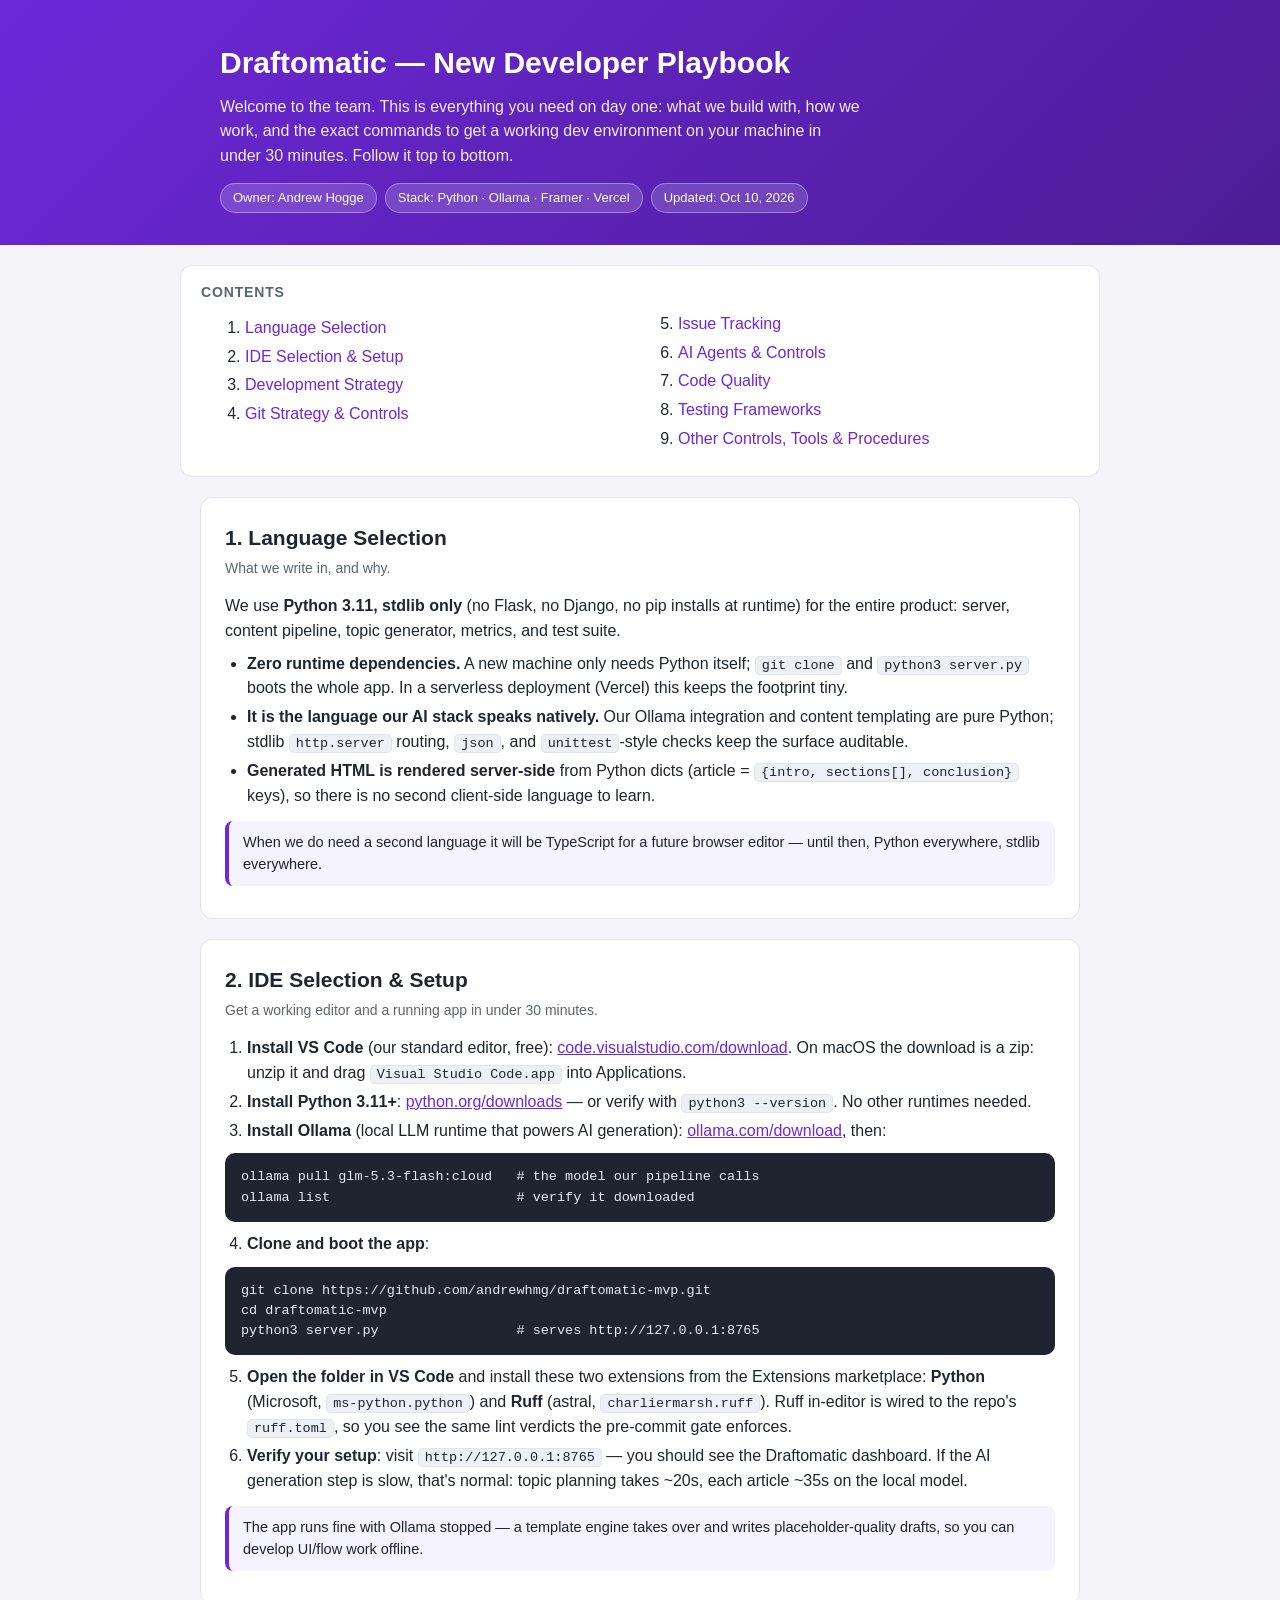
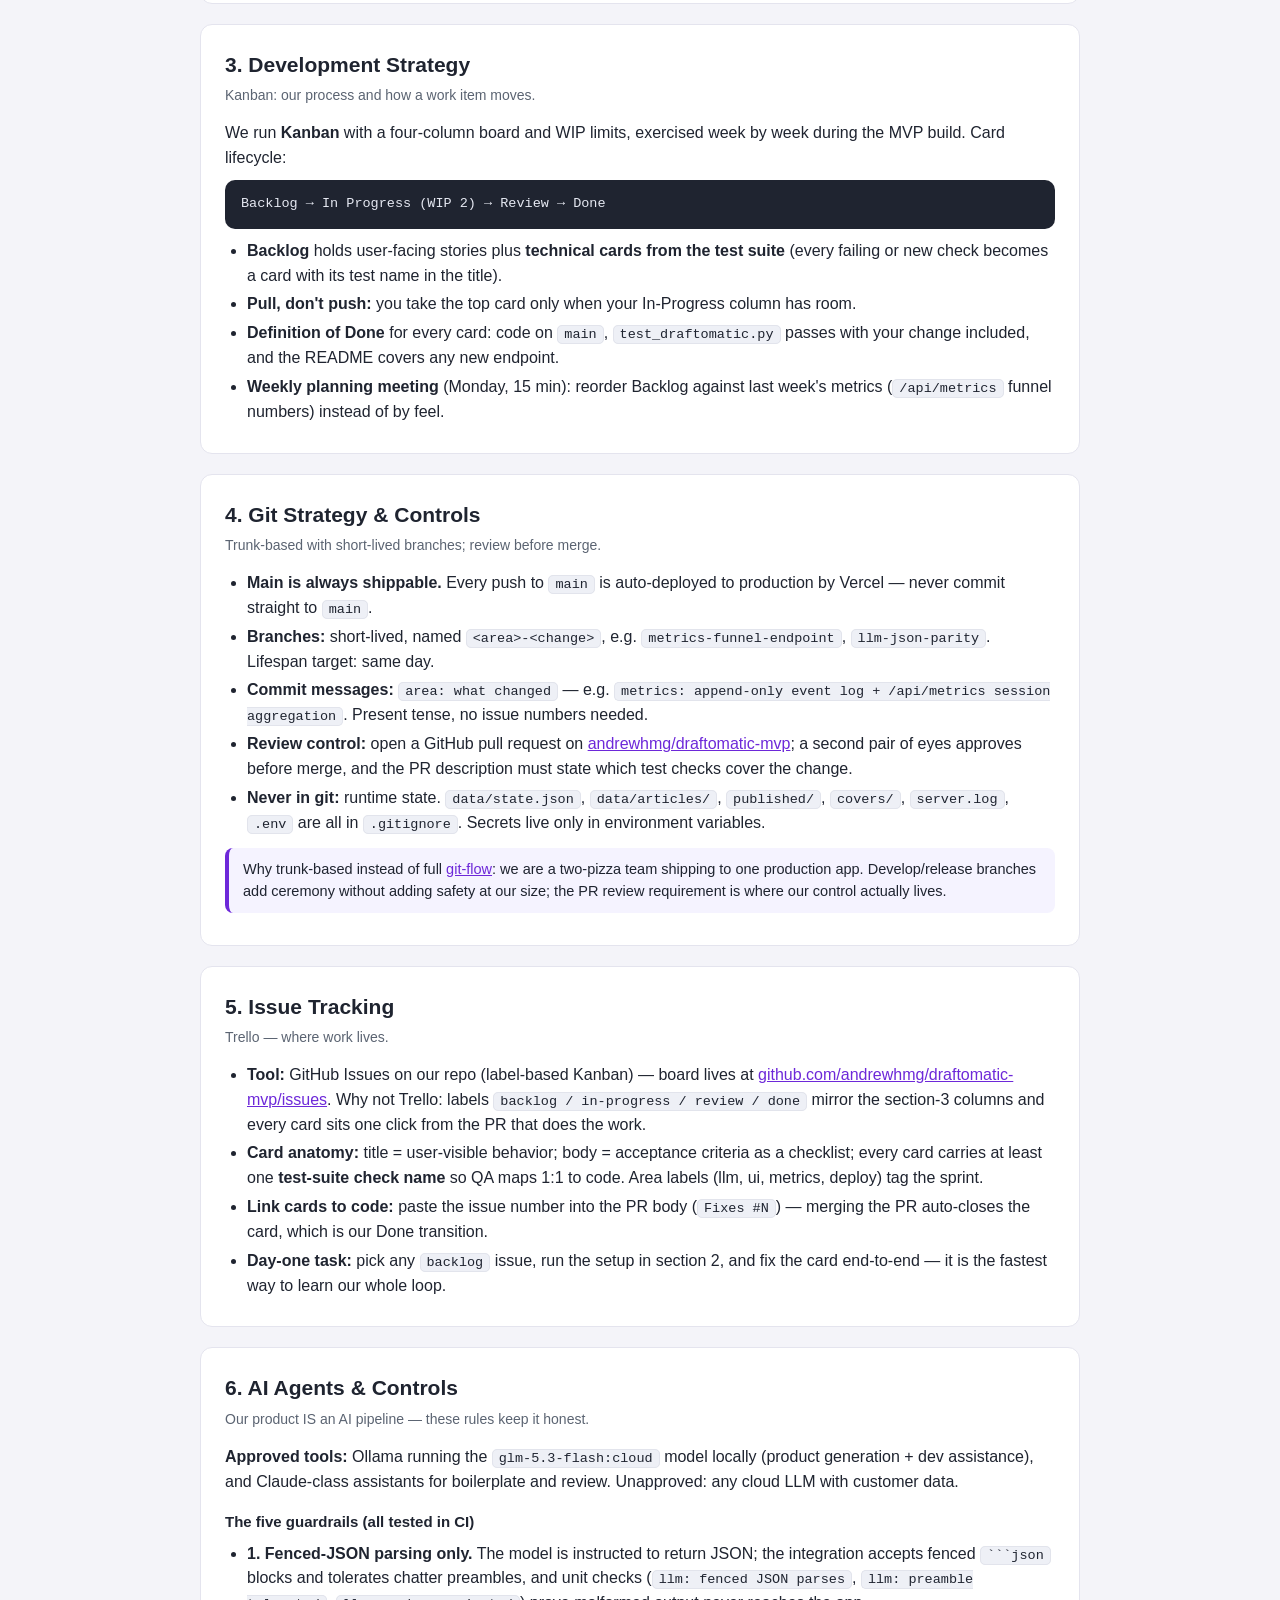
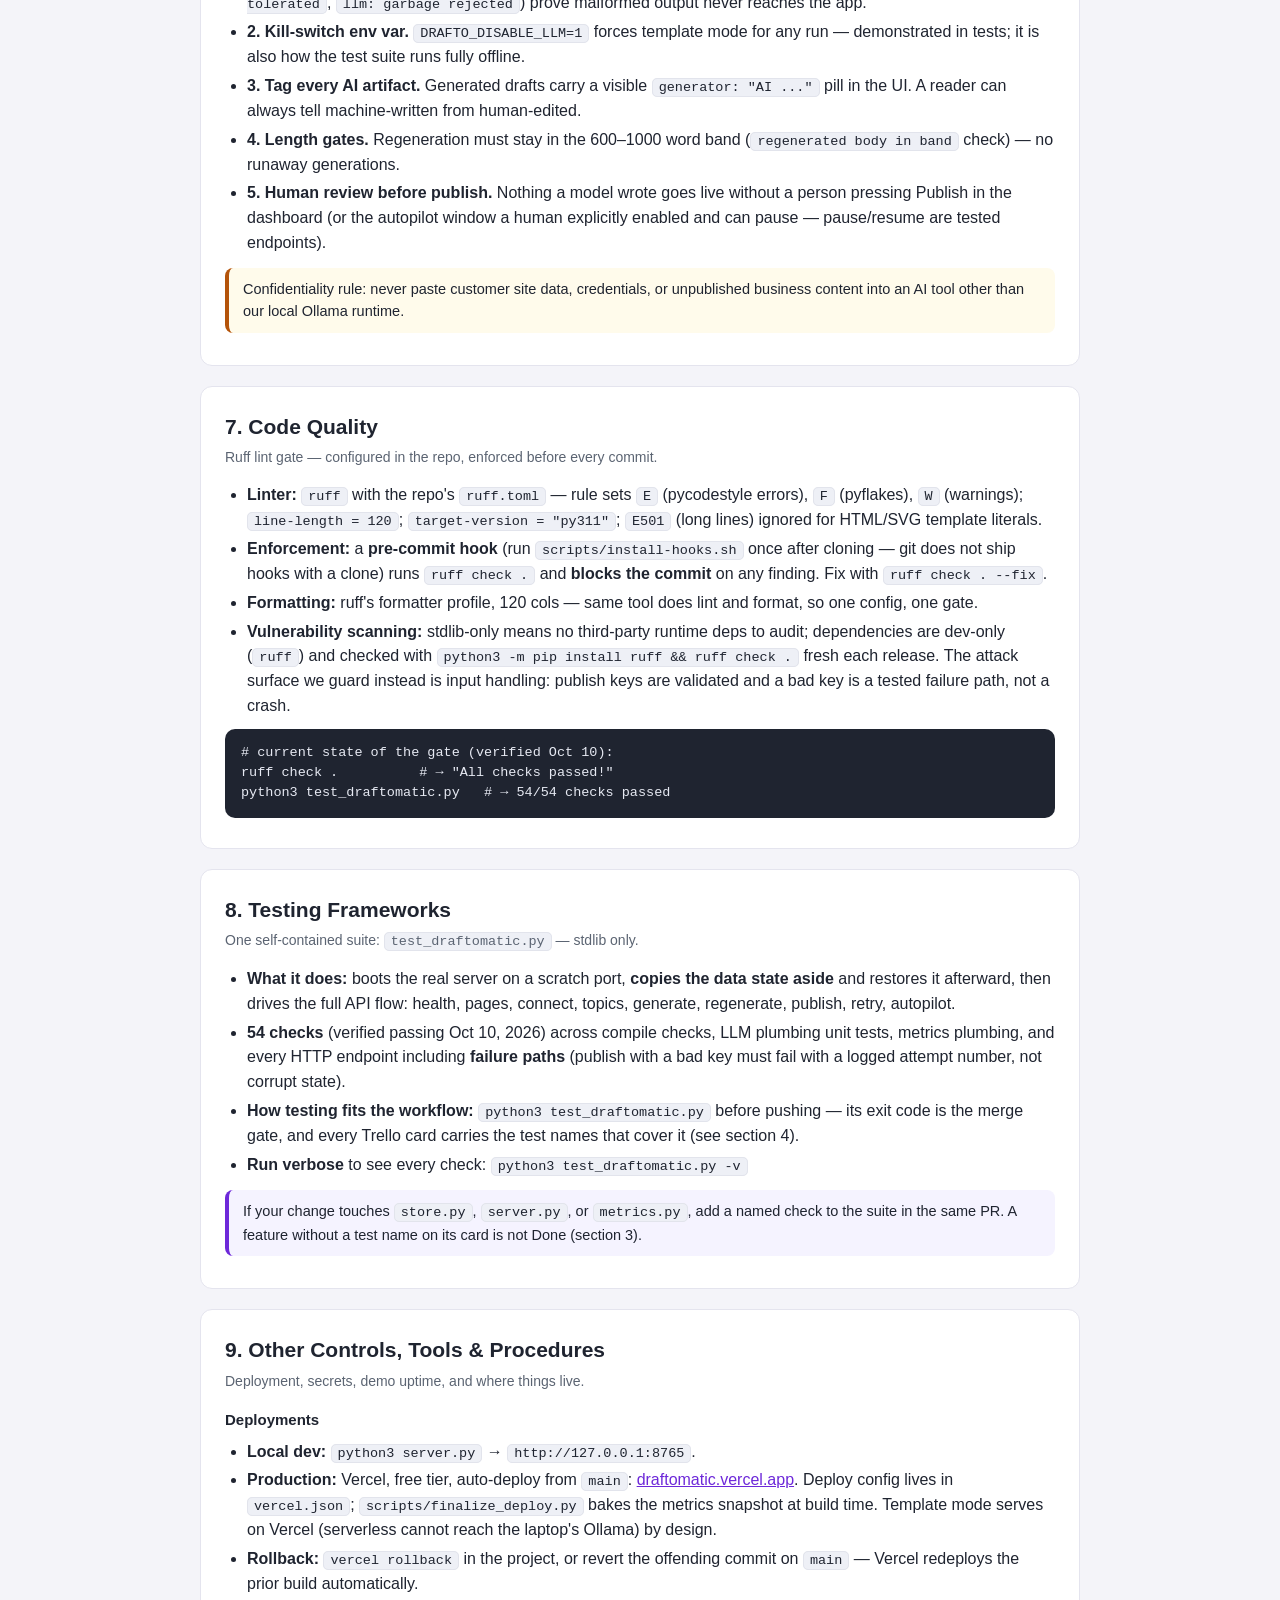
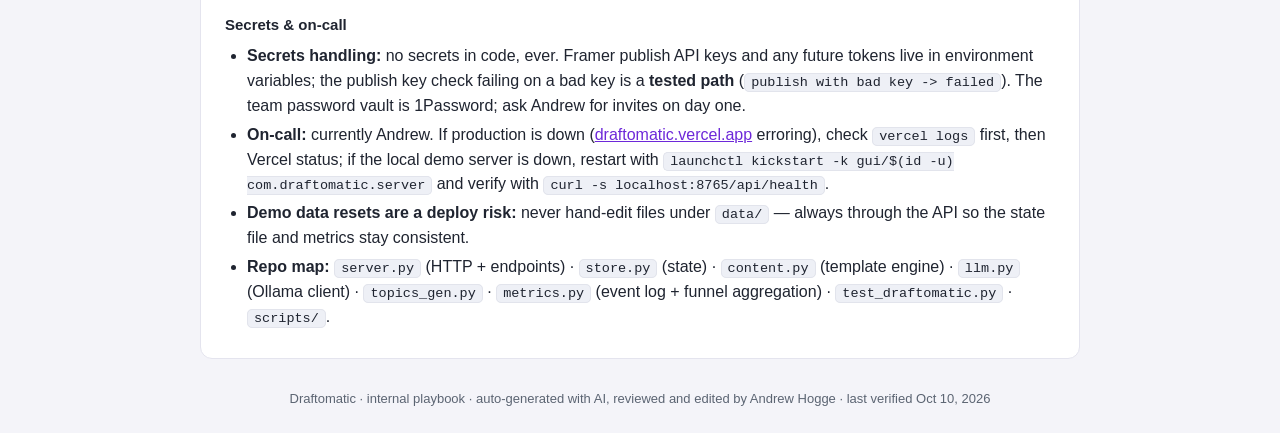
<file: docs/playbook.html>
<!DOCTYPE html>
<html lang="en">
<head>
<meta charset="utf-8">
<meta name="viewport" content="width=device-width, initial-scale=1">
<title>Draftomatic — New Developer Playbook</title>
<style>
  :root { --ink:#1f2430; --mut:#5b6472; --brand:#6d28d9; --brand2:#dbdcff; --card:#ffffff; --bg:#f4f4f9; --ok:#166534; }
  * { box-sizing:border-box; margin:0; padding:0; }
  body { font:16px/1.55 -apple-system, "Segoe UI", Roboto, Helvetica, Arial, sans-serif; color:var(--ink); background:var(--bg); }
  header.hero { background:linear-gradient(135deg,#6d28d9,#4c1d95); color:#fff; padding:40px 24px 32px; }
  .wrap { max-width:880px; margin:0 auto; padding:0 20px; }
  header.hero h1 { font-size:30px; margin-bottom:6px; }
  header.hero p { opacity:.92; max-width:640px; }
  .pills { margin-top:14px; display:flex; gap:8px; flex-wrap:wrap; }
  .pill { background:rgba(255,255,255,.16); border:1px solid rgba(255,255,255,.35); padding:4px 12px; border-radius:999px; font-size:13px; }
  nav.toc { background:var(--card); border:1px solid #e4e4ee; border-radius:12px; padding:16px 20px; margin:20px auto; }
  nav.toc b { display:block; margin-bottom:8px; font-size:14px; color:var(--mut); text-transform:uppercase; letter-spacing:.06em; }
  nav.toc ol { columns:2; column-gap:32px; padding-left:22px; }
  nav.toc a { color:var(--brand); text-decoration:none; }
  nav.toc a:hover { text-decoration:underline; }
  section { background:var(--card); border:1px solid #e4e4ee; border-radius:12px; padding:24px 24px 20px; margin:0 auto 20px; }
  section h2 { font-size:21px; margin-bottom:4px; }
  section .sub { color:var(--mut); font-size:14px; margin-bottom:14px; }
  h3 { font-size:15px; margin:16px 0 6px; }
  p { margin:8px 0; }
  ul, ol { margin:8px 0 8px 22px; }
  li { margin:4px 0; }
  code { background:#eef0f6; border:1px solid #e2e4ec; border-radius:5px; padding:1px 6px; font-size:13.5px; font-family:"SF Mono", Menlo, Consolas, monospace; }
  pre { background:#1f2430; color:#e6e9f2; border-radius:10px; padding:14px 16px; overflow-x:auto; font-size:13px; line-height:1.5; margin:10px 0; }
  pre code { background:none; border:none; color:inherit; padding:0; }
  table { width:100%; border-collapse:collapse; margin:10px 0; font-size:14.5px; }
  th { text-align:left; background:#f0eefc; color:#3b2f77; }
  th, td { border:1px solid #e2e2ee; padding:7px 10px; vertical-align:top; }
  a { color:var(--brand); }
  .tip { border-left:4px solid var(--brand); background:#f5f3ff; border-radius:8px; padding:10px 14px; margin:12px 0; font-size:14.5px; }
  .warn { border-left:4px solid #b45309; background:#fffbeb; border-radius:8px; padding:10px 14px; margin:12px 0; font-size:14.5px; }
  .verified { display:inline-block; background:#ecfdf3; border:1px solid #bbf7d0; color:var(--ok); font-size:12px; padding:2px 10px; border-radius:999px; margin-left:8px; vertical-align:2px; }
  footer { text-align:center; color:var(--mut); font-size:13px; padding:10px 0 30px; }
  @media (max-width:640px){ nav.toc ol { columns:1; } section{ padding:18px 16px; } header.hero h1{ font-size:24px; } table{ font-size:13px; } }
</style>
</head>
<body>

<header class="hero">
  <div class="wrap">
    <h1>Draftomatic — New Developer Playbook</h1>
    <p>Welcome to the team. This is everything you need on day one: what we build with, how we work, and the exact commands to get a working dev environment on your machine in under 30 minutes. Follow it top to bottom.</p>
    <div class="pills"><span class="pill">Owner: Andrew Hogge</span><span class="pill">Stack: Python · Ollama · Framer · Vercel</span><span class="pill">Updated: Oct 10, 2026</span></div>
  </div>
</header>

<nav class="toc wrap" style="max-width:920px;">
  <b>Contents</b>
  <ol>
    <li><a href="#language">Language Selection</a></li>
    <li><a href="#ide">IDE Selection &amp; Setup</a></li>
    <li><a href="#dev-process">Development Strategy</a></li>
    <li><a href="#git">Git Strategy &amp; Controls</a></li>
    <li><a href="#issues">Issue Tracking</a></li>
    <li><a href="#ai">AI Agents &amp; Controls</a></li>
    <li><a href="#quality">Code Quality</a></li>
    <li><a href="#testing">Testing Frameworks</a></li>
    <li><a href="#other">Other Controls, Tools &amp; Procedures</a></li>
  </ol>
</nav>

<main class="wrap" style="max-width:920px;">

<section id="language">
  <h2>1. Language Selection</h2>
  <div class="sub">What we write in, and why.</div>
  <p>We use <b>Python 3.11, stdlib only</b> (no Flask, no Django, no pip installs at runtime) for the entire product: server, content pipeline, topic generator, metrics, and test suite.</p>
  <ul>
    <li><b>Zero runtime dependencies.</b> A new machine only needs Python itself; <code>git clone</code> and <code>python3 server.py</code> boots the whole app. In a serverless deployment (Vercel) this keeps the footprint tiny.</li>
    <li><b>It is the language our AI stack speaks natively.</b> Our Ollama integration and content templating are pure Python; stdlib <code>http.server</code> routing, <code>json</code>, and <code>unittest</code>-style checks keep the surface auditable.</li>
    <li><b>Generated HTML is rendered server-side</b> from Python dicts (article = <code>{intro, sections[], conclusion}</code> keys), so there is no second client-side language to learn.</li>
  </ul>
  <div class="tip">When we do need a second language it will be TypeScript for a future browser editor &mdash; until then, Python everywhere, stdlib everywhere.</div>
</section>

<section id="ide">
  <h2>2. IDE Selection &amp; Setup</h2>
  <div class="sub">Get a working editor and a running app in under 30 minutes.</div>
  <ol>
    <li><b>Install VS Code</b> (our standard editor, free): <a href="https://code.visualstudio.com/download">code.visualstudio.com/download</a>. On macOS the download is a zip: unzip it and drag <code>Visual Studio Code.app</code> into Applications.</li>
    <li><b>Install Python 3.11+</b>: <a href="https://www.python.org/downloads/">python.org/downloads</a> &mdash; or verify with <code>python3 --version</code>. No other runtimes needed.</li>
    <li><b>Install Ollama</b> (local LLM runtime that powers AI generation): <a href="https://ollama.com/download">ollama.com/download</a>, then:</li>
  </ol>
  <pre><code>ollama pull glm-5.3-flash:cloud   # the model our pipeline calls
ollama list                       # verify it downloaded</code></pre>
  <ol start="4">
    <li><b>Clone and boot the app</b>:</li>
  </ol>
  <pre><code>git clone https://github.com/andrewhmg/draftomatic-mvp.git
cd draftomatic-mvp
python3 server.py                 # serves http://127.0.0.1:8765</code></pre>
  <ol start="5">
    <li><b>Open the folder in VS Code</b> and install these two extensions from the Extensions marketplace: <b>Python</b> (Microsoft, <code>ms-python.python</code>) and <b>Ruff</b> (astral, <code>charliermarsh.ruff</code>). Ruff in-editor is wired to the repo's <code>ruff.toml</code>, so you see the same lint verdicts the pre-commit gate enforces.</li>
    <li><b>Verify your setup</b>: visit <code>http://127.0.0.1:8765</code> &mdash; you should see the Draftomatic dashboard. If the AI generation step is slow, that's normal: topic planning takes ~20s, each article ~35s on the local model.</li>
  </ol>
  <div class="tip">The app runs fine with Ollama stopped &mdash; a template engine takes over and writes placeholder-quality drafts, so you can develop UI/flow work offline.</div>
</section>

<section id="dev-process">
  <h2>3. Development Strategy</h2>
  <div class="sub">Kanban: our process and how a work item moves.</div>
  <p>We run <b>Kanban</b> with a four-column board and WIP limits, exercised week by week during the MVP build. Card lifecycle:</p>
  <pre><code>Backlog → In Progress (WIP 2) → Review → Done</code></pre>
  <ul>
    <li><b>Backlog</b> holds user-facing stories plus <b>technical cards from the test suite</b> (every failing or new check becomes a card with its test name in the title).</li>
    <li><b>Pull, don't push:</b> you take the top card only when your In-Progress column has room.</li>
    <li><b>Definition of Done</b> for every card: code on <code>main</code>, <code>test_draftomatic.py</code> passes with your change included, and the README covers any new endpoint.</li>
    <li><b>Weekly planning meeting</b> (Monday, 15 min): reorder Backlog against last week's metrics (<code>/api/metrics</code> funnel numbers) instead of by feel.</li>
  </ul>
</section>

<section id="git">
  <h2>4. Git Strategy &amp; Controls</h2>
  <div class="sub">Trunk-based with short-lived branches; review before merge.</div>
  <ul>
    <li><b>Main is always shippable.</b> Every push to <code>main</code> is auto-deployed to production by Vercel &mdash; never commit straight to <code>main</code>.</li>
    <li><b>Branches:</b> short-lived, named <code>&lt;area&gt;-&lt;change&gt;</code>, e.g. <code>metrics-funnel-endpoint</code>, <code>llm-json-parity</code>. Lifespan target: same day.</li>
    <li><b>Commit messages:</b> <code>area: what changed</code> &mdash; e.g. <code>metrics: append-only event log + /api/metrics session aggregation</code>. Present tense, no issue numbers needed.</li>
    <li><b>Review control:</b> open a GitHub pull request on <a href="https://github.com/andrewhmg/draftomatic-mvp">andrewhmg/draftomatic-mvp</a>; a second pair of eyes approves before merge, and the PR description must state which test checks cover the change.</li>
    <li><b>Never in git:</b> runtime state. <code>data/state.json</code>, <code>data/articles/</code>, <code>published/</code>, <code>covers/</code>, <code>server.log</code>, <code>.env</code> are all in <code>.gitignore</code>. Secrets live only in environment variables.</li>
  </ul>
  <div class="tip">Why trunk-based instead of full <a href="http://danielkummer.github.io/git-flow-cheatsheet/">git-flow</a>: we are a two-pizza team shipping to one production app. Develop/release branches add ceremony without adding safety at our size; the PR review requirement is where our control actually lives.</div>
</section>

<section id="issues">
  <h2>5. Issue Tracking</h2>
  <div class="sub">Trello &mdash; where work lives.</div>
  <ul>
    <li><b>Tool:</b> GitHub Issues on our repo (label-based Kanban) &mdash; board lives at <a href="https://github.com/andrewhmg/draftomatic-mvp/issues">github.com/andrewhmg/draftomatic-mvp/issues</a>. Why not Trello: labels <code>backlog / in-progress / review / done</code> mirror the section-3 columns and every card sits one click from the PR that does the work.</li>
    <li><b>Card anatomy:</b> title = user-visible behavior; body = acceptance criteria as a checklist; every card carries at least one <b>test-suite check name</b> so QA maps 1:1 to code. Area labels (llm, ui, metrics, deploy) tag the sprint.</li>
    <li><b>Link cards to code:</b> paste the issue number into the PR body (<code>Fixes #N</code>) &mdash; merging the PR auto-closes the card, which is our Done transition.</li>
    <li><b>Day-one task:</b> pick any <code>backlog</code> issue, run the setup in section 2, and fix the card end-to-end &mdash; it is the fastest way to learn our whole loop.</li>
  </ul>
</section>

<section id="ai">
  <h2>6. AI Agents &amp; Controls</h2>
  <div class="sub">Our product IS an AI pipeline &mdash; these rules keep it honest.</div>
  <p><b>Approved tools:</b> Ollama running the <code>glm-5.3-flash:cloud</code> model locally (product generation + dev assistance), and Claude-class assistants for boilerplate and review. Unapproved: any cloud LLM with customer data.</p>
  <h3>The five guardrails (all tested in CI)</h3>
  <ul>
    <li><b>1. Fenced-JSON parsing only.</b> The model is instructed to return JSON; the integration accepts fenced <code>```json</code> blocks and tolerates chatter preambles, and unit checks (<code>llm: fenced JSON parses</code>, <code>llm: preamble tolerated</code>, <code>llm: garbage rejected</code>) prove malformed output never reaches the app.</li>
    <li><b>2. Kill-switch env var.</b> <code>DRAFTO_DISABLE_LLM=1</code> forces template mode for any run &mdash; demonstrated in tests; it is also how the test suite runs fully offline.</li>
    <li><b>3. Tag every AI artifact.</b> Generated drafts carry a visible <code>generator: "AI ..."</code> pill in the UI. A reader can always tell machine-written from human-edited.</li>
    <li><b>4. Length gates.</b> Regeneration must stay in the 600&ndash;1000 word band (<code>regenerated body in band</code> check) &mdash; no runaway generations.</li>
    <li><b>5. Human review before publish.</b> Nothing a model wrote goes live without a person pressing Publish in the dashboard (or the autopilot window a human explicitly enabled and can pause &mdash; pause/resume are tested endpoints).</li>
  </ul>
  <div class="warn">Confidentiality rule: never paste customer site data, credentials, or unpublished business content into an AI tool other than our local Ollama runtime.</div>
</section>

<section id="quality">
  <h2>7. Code Quality</h2>
  <div class="sub">Ruff lint gate &mdash; configured in the repo, enforced before every commit.</div>
  <ul>
    <li><b>Linter:</b> <code>ruff</code> with the repo's <code>ruff.toml</code> &mdash; rule sets <code>E</code> (pycodestyle errors), <code>F</code> (pyflakes), <code>W</code> (warnings); <code>line-length = 120</code>; <code>target-version = "py311"</code>; <code>E501</code> (long lines) ignored for HTML/SVG template literals.</li>
    <li><b>Enforcement:</b> a <b>pre-commit hook</b> (run <code>scripts/install-hooks.sh</code> once after cloning &mdash; git does not ship hooks with a clone) runs <code>ruff check .</code> and <b>blocks the commit</b> on any finding. Fix with <code>ruff check . --fix</code>.</li>
    <li><b>Formatting:</b> ruff's formatter profile, 120 cols &mdash; same tool does lint and format, so one config, one gate.</li>
    <li><b>Vulnerability scanning:</b> stdlib-only means no third-party runtime deps to audit; dependencies are dev-only (<code>ruff</code>) and checked with <code>python3 -m pip install ruff &amp;&amp; ruff check .</code> fresh each release. The attack surface we guard instead is input handling: publish keys are validated and a bad key is a tested failure path, not a crash.</li>
  </ul>
  <pre><code># current state of the gate (verified Oct 10):
ruff check .          # → "All checks passed!"
python3 test_draftomatic.py   # → 54/54 checks passed</code></pre>
</section>

<section id="testing">
  <h2>8. Testing Frameworks</h2>
  <div class="sub">One self-contained suite: <code>test_draftomatic.py</code> &mdash; stdlib only.</div>
  <ul>
    <li><b>What it does:</b> boots the real server on a scratch port, <b>copies the data state aside</b> and restores it afterward, then drives the full API flow: health, pages, connect, topics, generate, regenerate, publish, retry, autopilot.</li>
    <li><b>54 checks</b> (verified passing Oct 10, 2026) across compile checks, LLM plumbing unit tests, metrics plumbing, and every HTTP endpoint including <b>failure paths</b> (publish with a bad key must fail with a logged attempt number, not corrupt state).</li>
    <li><b>How testing fits the workflow:</b> <code>python3 test_draftomatic.py</code> before pushing &mdash; its exit code is the merge gate, and every Trello card carries the test names that cover it (see section 4).</li>
    <li><b>Run verbose</b> to see every check: <code>python3 test_draftomatic.py -v</code></li>
  </ul>
  <div class="tip">If your change touches <code>store.py</code>, <code>server.py</code>, or <code>metrics.py</code>, add a named check to the suite in the same PR. A feature without a test name on its card is not Done (section 3).</div>
</section>

<section id="other">
  <h2>9. Other Controls, Tools &amp; Procedures</h2>
  <div class="sub">Deployment, secrets, demo uptime, and where things live.</div>
  <h3>Deployments</h3>
  <ul>
    <li><b>Local dev:</b> <code>python3 server.py</code> &rarr; <code>http://127.0.0.1:8765</code>.</li>
    <li><b>Production:</b> Vercel, free tier, auto-deploy from <code>main</code>: <a href="https://draftomatic.vercel.app">draftomatic.vercel.app</a>. Deploy config lives in <code>vercel.json</code>; <code>scripts/finalize_deploy.py</code> bakes the metrics snapshot at build time. Template mode serves on Vercel (serverless cannot reach the laptop's Ollama) by design.</li>
    <li><b>Rollback:</b> <code>vercel rollback</code> in the project, or revert the offending commit on <code>main</code> &mdash; Vercel redeploys the prior build automatically.</li>
  </ul>
  <h3>Secrets &amp; on-call</h3>
  <ul>
    <li><b>Secrets handling:</b> no secrets in code, ever. Framer publish API keys and any future tokens live in environment variables; the publish key check failing on a bad key is a <b>tested path</b> (<code>publish with bad key -&gt; failed</code>). The team password vault is 1Password; ask Andrew for invites on day one.</li>
    <li><b>On-call:</b> currently Andrew. If production is down (<a href="https://draftomatic.vercel.app">draftomatic.vercel.app</a> erroring), check <code>vercel logs</code> first, then Vercel status; if the local demo server is down, restart with <code>launchctl kickstart -k gui/$(id -u) com.draftomatic.server</code> and verify with <code>curl -s localhost:8765/api/health</code>.</li>
    <li><b>Demo data resets are a deploy risk:</b> never hand-edit files under <code>data/</code> &mdash; always through the API so the state file and metrics stay consistent.</li>
    <li><b>Repo map:</b> <code>server.py</code> (HTTP + endpoints) &middot; <code>store.py</code> (state) &middot; <code>content.py</code> (template engine) &middot; <code>llm.py</code> (Ollama client) &middot; <code>topics_gen.py</code> &middot; <code>metrics.py</code> (event log + funnel aggregation) &middot; <code>test_draftomatic.py</code> &middot; <code>scripts/</code>.</li>
  </ul>
</section>

</main>
<footer>Draftomatic &middot; internal playbook &middot; auto-generated with AI, reviewed and edited by Andrew Hogge &middot; last verified Oct 10, 2026</footer>
</body>
</html>
</file>
